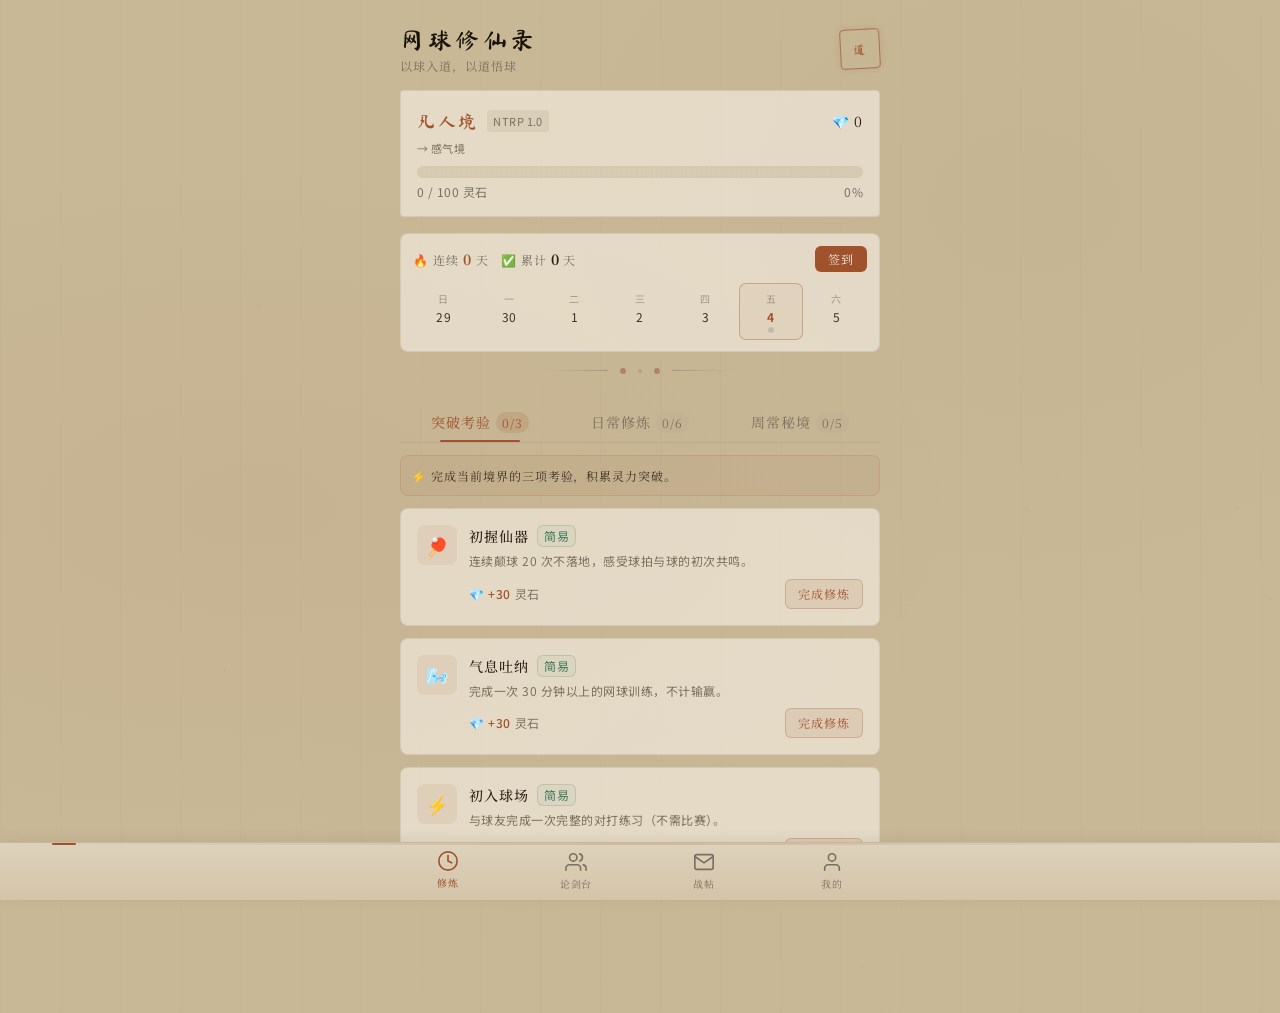
<file: index.html>
<!doctype html>
<html lang="zh-CN">
  <head>
    <meta charset="UTF-8" />
    <link rel="icon" type="image/svg+xml" href="/vite.svg" />
    <meta name="viewport" content="width=device-width, initial-scale=1.0" />
    <title>网球修仙录</title>
    <!-- Preconnect for faster font loading -->
    <link rel="preconnect" href="https://fonts.googleapis.com" />
    <link rel="preconnect" href="https://fonts.gstatic.com" crossorigin />
    <!-- 水墨风字体：毛笔 + 衬线 + 无衬线 -->
    <link href="https://fonts.googleapis.com/css2?family=Ma+Shan+Zheng&family=Noto+Serif+SC:wght@400;600;700&family=Noto+Sans+SC:wght@300;400;500;700&display=swap" rel="stylesheet" />
    <script type="module" crossorigin src="./assets/index-B2CCM8uY.js"></script>
    <link rel="stylesheet" crossorigin href="./assets/index-B99_Pou_.css">
  </head>
  <body class="antialiased">
    <div id="root"></div>
  </body>
</html>
</file>
